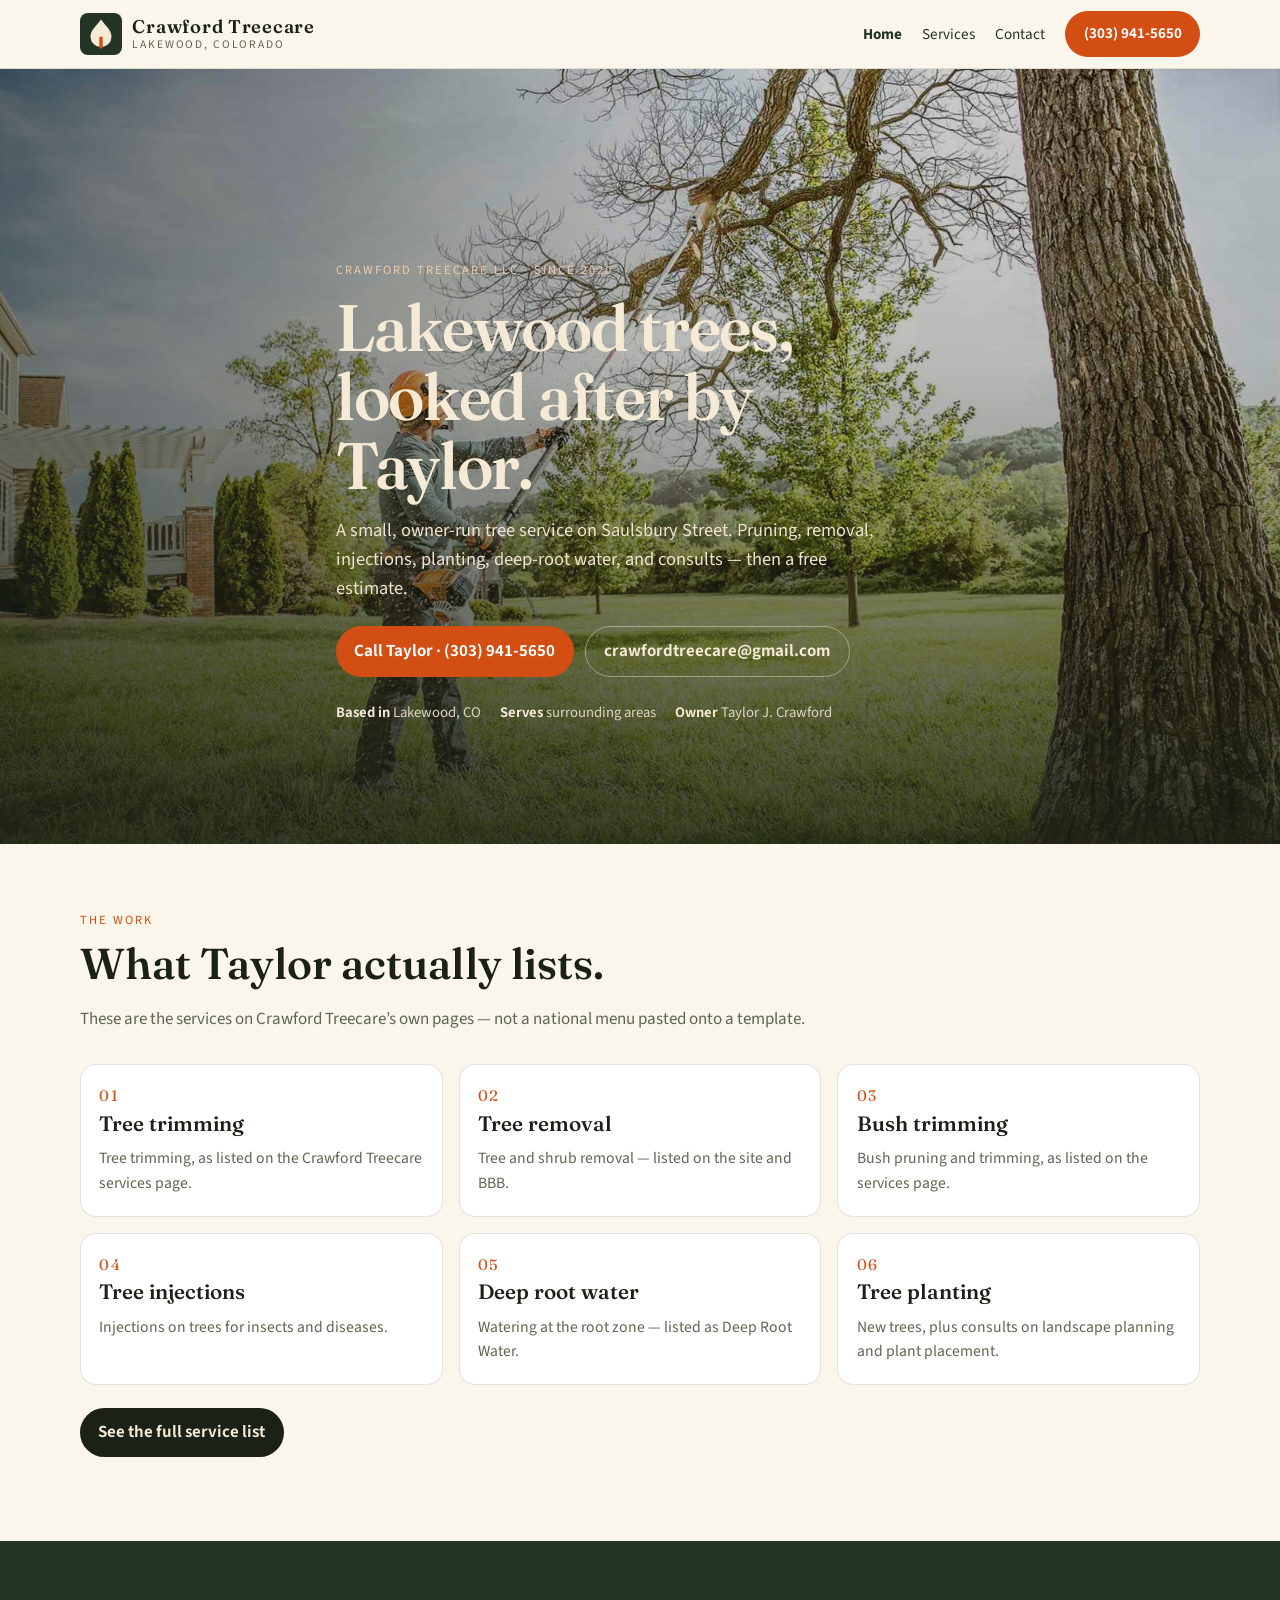
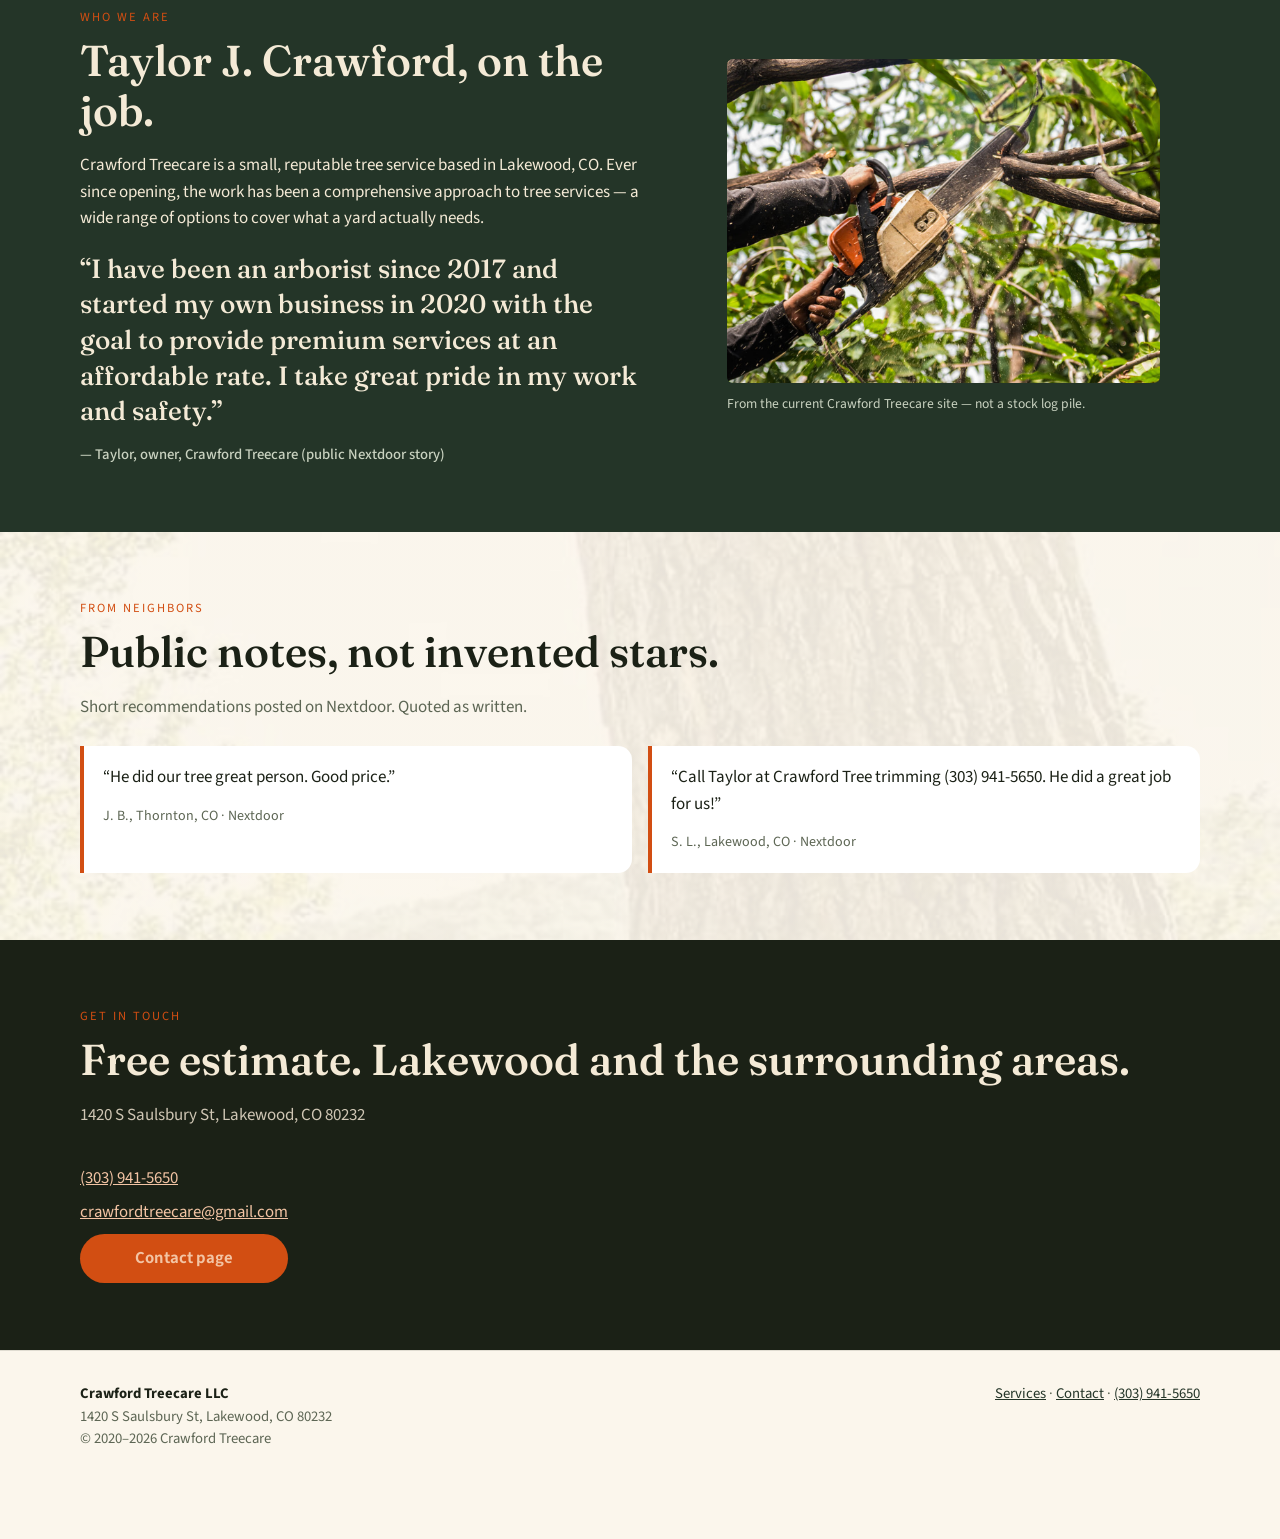
<file: index.html>
<!DOCTYPE html>
<html lang="en">
<head>
  <meta charset="utf-8">
  <meta name="viewport" content="width=device-width, initial-scale=1">
  <title>Crawford Treecare — Lakewood arborist, Taylor J. Crawford</title>
  <meta name="description" content="Crawford Treecare LLC is a small Lakewood, CO tree service. Taylor J. Crawford prunes, removes, injects, plants, and consults. Free estimates: (303) 941-5650.">
  <link rel="icon" href="assets/mark.svg" type="image/svg+xml">
  <link rel="preconnect" href="https://fonts.googleapis.com">
  <link rel="preconnect" href="https://fonts.gstatic.com" crossorigin>
  <link href="https://fonts.googleapis.com/css2?family=Fraunces:opsz,wght@9..144,500;9..144,600&family=Source+Sans+3:wght@400;650;700&display=swap" rel="stylesheet">
  <link rel="stylesheet" href="assets/styles.css">
  <script type="application/ld+json">
  {
    "@context": "https://schema.org",
    "@type": "LocalBusiness",
    "name": "Crawford Treecare LLC",
    "image": "assets/pole-pruning.jpg",
    "telephone": "+13039415650",
    "email": "crawfordtreecare@gmail.com",
    "url": "https://www.crawfordtreecare.net/",
    "address": {
      "@type": "PostalAddress",
      "streetAddress": "1420 S Saulsbury St",
      "addressLocality": "Lakewood",
      "addressRegion": "CO",
      "postalCode": "80232",
      "addressCountry": "US"
    },
    "foundingDate": "2020-08-17",
    "founder": { "@type": "Person", "name": "Taylor J. Crawford" },
    "areaServed": "Lakewood, CO and surrounding areas",
    "description": "Small Lakewood tree service offering tree trimming, tree removal, bush trimming, tree injections, deep root water, tree planting, and consultations."
  }
  </script>
</head>
<body>
  <a class="skip" href="#main">Skip to content</a>
  <header class="site-header">
    <div class="wrap header-inner">
      <a class="wordmark" href="index.html">
        <img class="mark" src="assets/mark.svg" alt="">
        <span class="wordmark-text">
          <strong>Crawford Treecare</strong>
          <span>Lakewood, Colorado</span>
        </span>
      </a>
      <button class="nav-toggle" type="button" aria-expanded="false" aria-controls="site-nav">Menu</button>
      <nav id="site-nav">
        <ul>
          <li><a href="index.html" aria-current="page">Home</a></li>
          <li><a href="services.html">Services</a></li>
          <li><a href="contact.html">Contact</a></li>
          <li class="header-cta"><a class="btn btn-safety" href="tel:+13039415650">(303) 941-5650</a></li>
        </ul>
      </nav>
    </div>
  </header>

  <main id="main">
    <section class="hero">
      <div class="hero-media">
        <img src="assets/pole-pruning.jpg" alt="Arborist pruning a backyard tree from the ground with a pole saw. Photo from Crawford Treecare.">
      </div>
      <div class="wrap hero-copy">
        <p class="eyebrow">Crawford Treecare LLC · since 2020</p>
        <h1>Lakewood trees, looked after by Taylor.</h1>
        <p class="lede">A small, owner-run tree service on Saulsbury Street. Pruning, removal, injections, planting, deep-root water, and consults — then a free estimate.</p>
        <div class="hero-actions">
          <a class="btn btn-safety" href="tel:+13039415650">Call Taylor · (303) 941-5650</a>
          <a class="btn btn-ghost" href="mailto:crawfordtreecare@gmail.com?subject=Treecare%20Inquiry">crawfordtreecare@gmail.com</a>
        </div>
        <div class="hero-meta">
          <span><b>Based in</b> Lakewood, CO</span>
          <span><b>Serves</b> surrounding areas</span>
          <span><b>Owner</b> Taylor J. Crawford</span>
        </div>
      </div>
    </section>

    <section>
      <div class="wrap">
        <p class="section-kicker">The work</p>
        <h2>What Taylor actually lists.</h2>
        <p class="muted">These are the services on Crawford Treecare’s own pages — not a national menu pasted onto a template.</p>
        <div class="offer-grid">
          <article class="offer-card">
            <div class="num">01</div>
            <h3>Tree trimming</h3>
            <p>Tree trimming, as listed on the Crawford Treecare services page.</p>
          </article>
          <article class="offer-card">
            <div class="num">02</div>
            <h3>Tree removal</h3>
            <p>Tree and shrub removal — listed on the site and BBB.</p>
          </article>
          <article class="offer-card">
            <div class="num">03</div>
            <h3>Bush trimming</h3>
            <p>Bush pruning and trimming, as listed on the services page.</p>
          </article>
          <article class="offer-card">
            <div class="num">04</div>
            <h3>Tree injections</h3>
            <p>Injections on trees for insects and diseases.</p>
          </article>
          <article class="offer-card">
            <div class="num">05</div>
            <h3>Deep root water</h3>
            <p>Watering at the root zone — listed as Deep Root Water.</p>
          </article>
          <article class="offer-card">
            <div class="num">06</div>
            <h3>Tree planting</h3>
            <p>New trees, plus consults on landscape planning and plant placement.</p>
          </article>
        </div>
        <p style="margin-top:1.4rem"><a class="btn btn-ink" href="services.html">See the full service list</a></p>
      </div>
    </section>

    <section class="owner">
      <div class="wrap owner-grid">
        <div>
          <p class="section-kicker">Who we are</p>
          <h2>Taylor J. Crawford, on the job.</h2>
          <p>Crawford Treecare is a small, reputable tree service based in Lakewood, CO. Ever since opening, the work has been a comprehensive approach to tree services — a wide range of options to cover what a yard actually needs.</p>
          <blockquote>
            “I have been an arborist since 2017 and started my own business in 2020 with the goal to provide premium services at an affordable rate. I take great pride in my work and safety.”
            <cite>— Taylor, owner, Crawford Treecare (public Nextdoor story)</cite>
          </blockquote>
        </div>
        <figure class="frame">
          <img src="assets/canopy-cut.jpg" alt="Close-up of a live branch being pruned in the canopy. Photo from Crawford Treecare.">
          <figcaption>From the current Crawford Treecare site — not a stock log pile.</figcaption>
        </figure>
      </div>
    </section>

    <section class="neighbors">
      <div class="wrap">
        <p class="section-kicker">From neighbors</p>
        <h2>Public notes, not invented stars.</h2>
        <p class="muted">Short recommendations posted on Nextdoor. Quoted as written.</p>
        <div class="quote-grid">
          <blockquote class="note">
            <p>“He did our tree great person. Good price.”</p>
            <cite>J. B., Thornton, CO · Nextdoor</cite>
          </blockquote>
          <blockquote class="note">
            <p>“Call Taylor at Crawford Tree trimming (303) 941-5650. He did a great job for us!”</p>
            <cite>S. L., Lakewood, CO · Nextdoor</cite>
          </blockquote>
        </div>
      </div>
    </section>

    <section class="cta">
      <div class="wrap cta-box">
        <div>
          <p class="section-kicker">Get in touch</p>
          <h2>Free estimate. Lakewood and the surrounding areas.</h2>
          <p class="muted" style="color:#cfc6b4">1420 S Saulsbury St, Lakewood, CO 80232</p>
        </div>
        <div class="contact-list">
          <a href="tel:+13039415650">(303) 941-5650</a>
          <a href="mailto:crawfordtreecare@gmail.com?subject=Treecare%20Inquiry">crawfordtreecare@gmail.com</a>
          <a class="btn btn-safety" href="contact.html">Contact page</a>
        </div>
      </div>
    </section>
  </main>

  <footer>
    <div class="wrap foot-grid">
      <div>
        <strong style="color:var(--ink)">Crawford Treecare LLC</strong><br>
        1420 S Saulsbury St, Lakewood, CO 80232<br>
        © 2020–2026 Crawford Treecare
      </div>
      <div>
        <a href="services.html">Services</a> ·
        <a href="contact.html">Contact</a> ·
        <a href="tel:+13039415650">(303) 941-5650</a>
      </div>
    </div>
  </footer>
  <a class="mobile-call" href="tel:+13039415650">Call Taylor · (303) 941-5650</a>
  <script src="assets/script.js"></script>
</body>
</html>
</file>
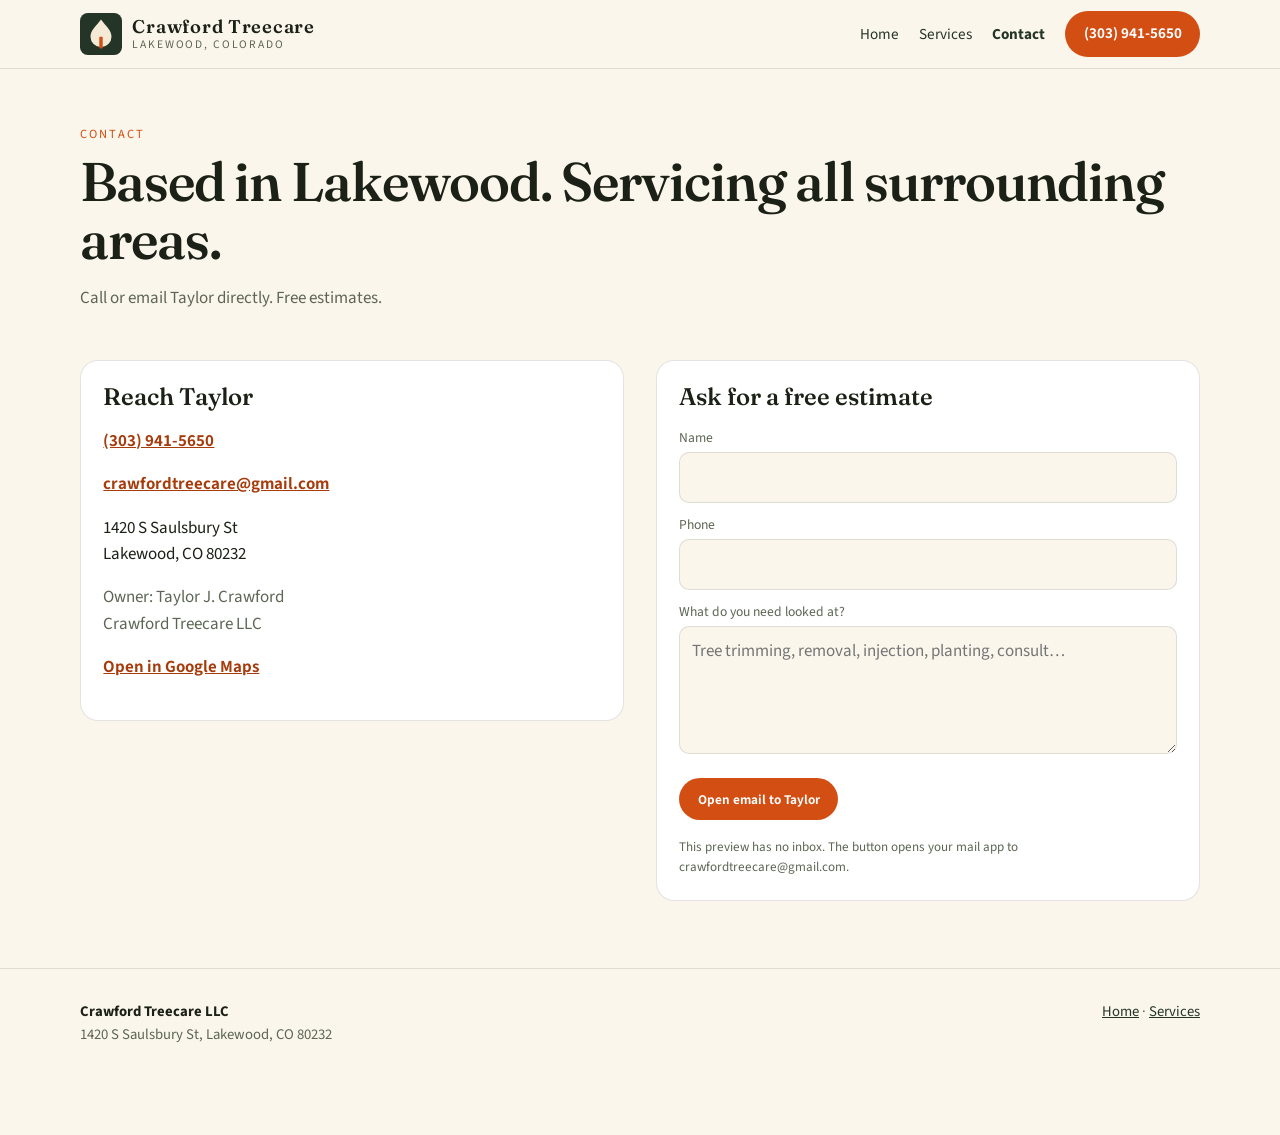
<file: contact.html>
<!DOCTYPE html>
<html lang="en">
<head>
  <meta charset="utf-8">
  <meta name="viewport" content="width=device-width, initial-scale=1">
  <title>Contact — Crawford Treecare, Lakewood CO</title>
  <meta name="description" content="Call Taylor at Crawford Treecare: (303) 941-5650. Email crawfordtreecare@gmail.com. 1420 S Saulsbury St, Lakewood, CO 80232.">
  <link rel="icon" href="assets/mark.svg" type="image/svg+xml">
  <link rel="preconnect" href="https://fonts.googleapis.com">
  <link rel="preconnect" href="https://fonts.gstatic.com" crossorigin>
  <link href="https://fonts.googleapis.com/css2?family=Fraunces:opsz,wght@9..144,500;9..144,600&family=Source+Sans+3:wght@400;650;700&display=swap" rel="stylesheet">
  <link rel="stylesheet" href="assets/styles.css">
</head>
<body>
  <a class="skip" href="#main">Skip to content</a>
  <header class="site-header">
    <div class="wrap header-inner">
      <a class="wordmark" href="index.html">
        <img class="mark" src="assets/mark.svg" alt="">
        <span class="wordmark-text">
          <strong>Crawford Treecare</strong>
          <span>Lakewood, Colorado</span>
        </span>
      </a>
      <button class="nav-toggle" type="button" aria-expanded="false" aria-controls="site-nav">Menu</button>
      <nav id="site-nav">
        <ul>
          <li><a href="index.html">Home</a></li>
          <li><a href="services.html">Services</a></li>
          <li><a href="contact.html" aria-current="page">Contact</a></li>
          <li class="header-cta"><a class="btn btn-safety" href="tel:+13039415650">(303) 941-5650</a></li>
        </ul>
      </nav>
    </div>
  </header>

  <main id="main">
    <section class="page-hero">
      <div class="wrap">
        <p class="section-kicker">Contact</p>
        <h1>Based in Lakewood. Servicing all surrounding areas.</h1>
        <p class="muted">Call or email Taylor directly. Free estimates.</p>
      </div>
    </section>

    <section style="padding-top:0">
      <div class="wrap split">
        <div class="panel">
          <h2>Reach Taylor</h2>
          <p><a href="tel:+13039415650">(303) 941-5650</a></p>
          <p><a href="mailto:crawfordtreecare@gmail.com?subject=Treecare%20Inquiry">crawfordtreecare@gmail.com</a></p>
          <p>1420 S Saulsbury St<br>Lakewood, CO 80232</p>
          <p class="muted">Owner: Taylor J. Crawford<br>Crawford Treecare LLC</p>
          <p><a href="https://maps.google.com/?q=1420+S+Saulsbury+St,+Lakewood,+CO+80232">Open in Google Maps</a></p>
        </div>
        <div class="panel">
          <h2>Ask for a free estimate</h2>
          <form onsubmit="sendInquiry(event)">
            <label for="name">Name</label>
            <input id="name" name="name" autocomplete="name" required>
            <label for="phone">Phone</label>
            <input id="phone" name="phone" type="tel" autocomplete="tel" required>
            <label for="note">What do you need looked at?</label>
            <textarea id="note" name="note" placeholder="Tree trimming, removal, injection, planting, consult…"></textarea>
            <p style="margin-top:1rem">
              <button class="btn btn-safety" type="submit">Open email to Taylor</button>
            </p>
            <p class="form-note">This preview has no inbox. The button opens your mail app to crawfordtreecare@gmail.com.</p>
          </form>
        </div>
      </div>
    </section>
  </main>

  <footer>
    <div class="wrap foot-grid">
      <div>
        <strong style="color:var(--ink)">Crawford Treecare LLC</strong><br>
        1420 S Saulsbury St, Lakewood, CO 80232
      </div>
      <div>
        <a href="index.html">Home</a> ·
        <a href="services.html">Services</a>
      </div>
    </div>
  </footer>
  <a class="mobile-call" href="tel:+13039415650">Call Taylor · (303) 941-5650</a>
  <script src="assets/script.js"></script>
</body>
</html>
</file>
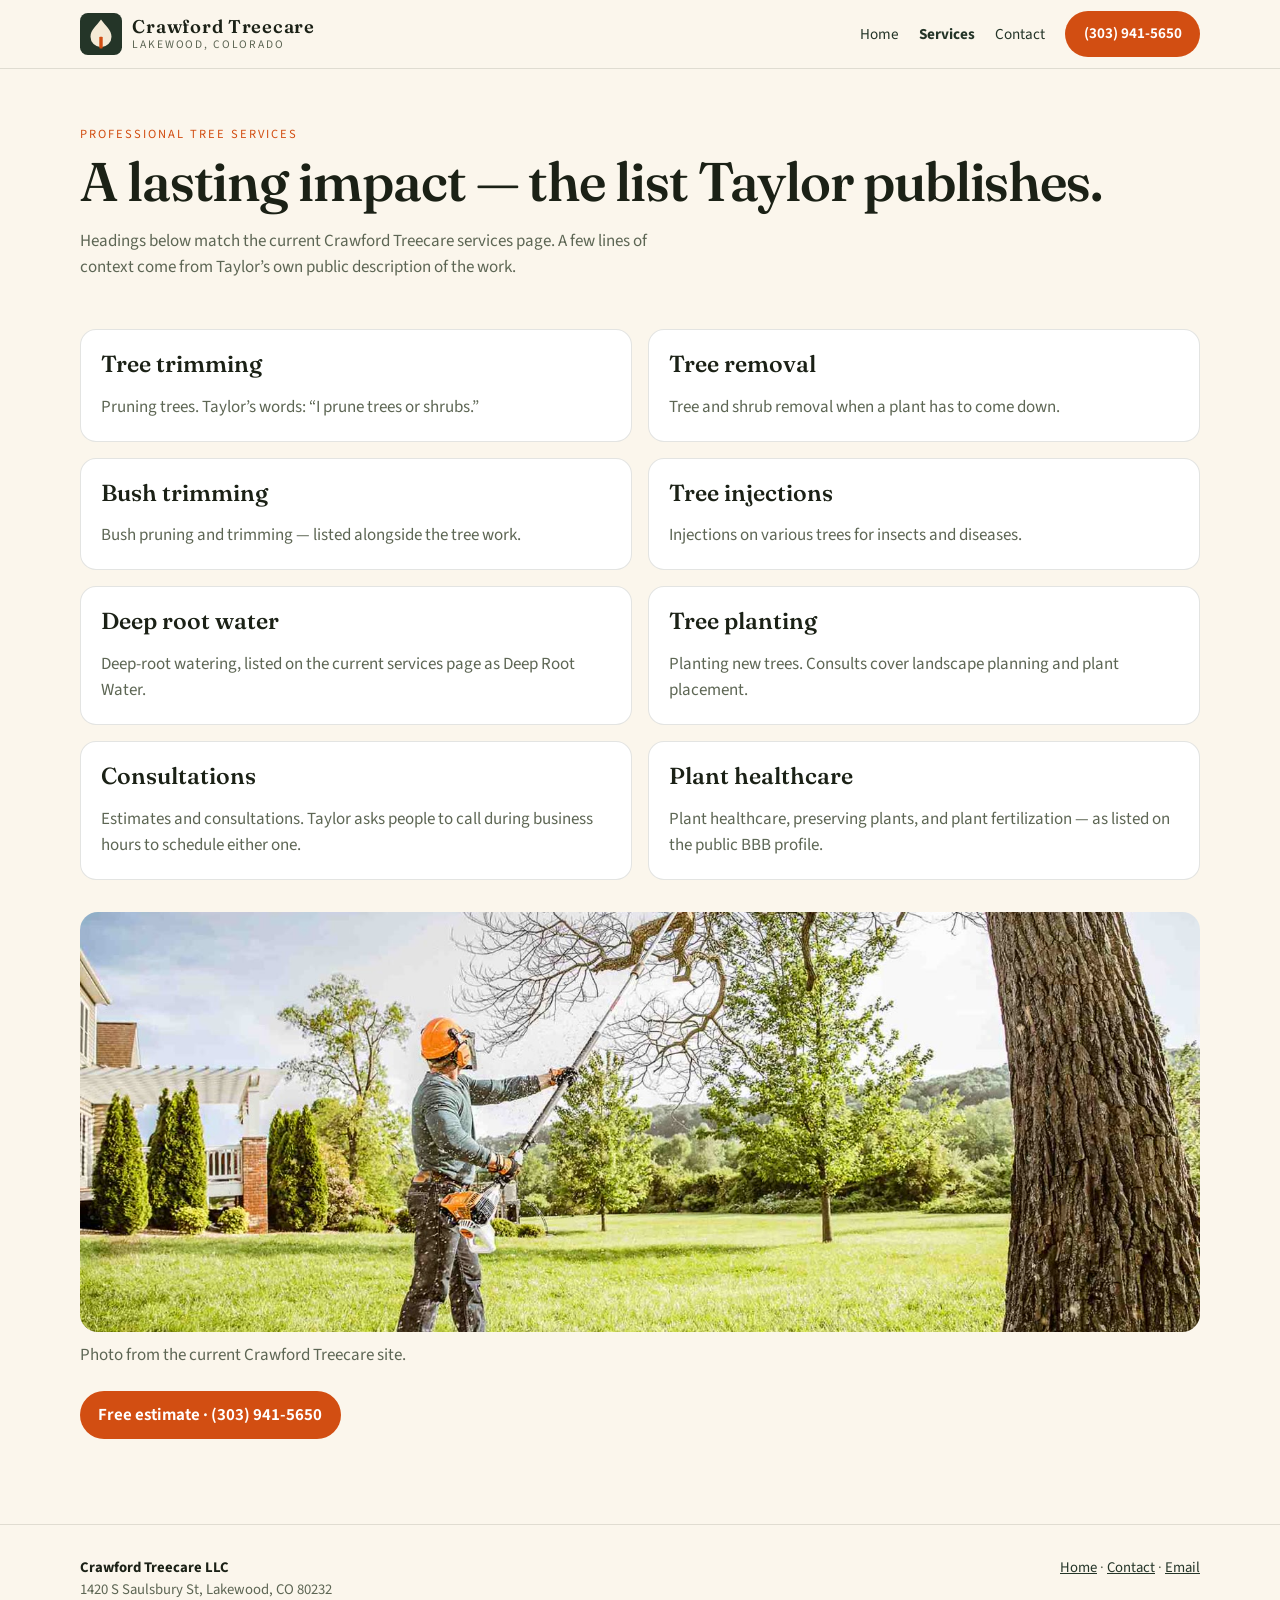
<file: services.html>
<!DOCTYPE html>
<html lang="en">
<head>
  <meta charset="utf-8">
  <meta name="viewport" content="width=device-width, initial-scale=1">
  <title>Services — Crawford Treecare, Lakewood CO</title>
  <meta name="description" content="Tree trimming, tree removal, bush trimming, tree injections, deep root water, tree planting, and consultations from Crawford Treecare in Lakewood, Colorado.">
  <link rel="icon" href="assets/mark.svg" type="image/svg+xml">
  <link rel="preconnect" href="https://fonts.googleapis.com">
  <link rel="preconnect" href="https://fonts.gstatic.com" crossorigin>
  <link href="https://fonts.googleapis.com/css2?family=Fraunces:opsz,wght@9..144,500;9..144,600&family=Source+Sans+3:wght@400;650;700&display=swap" rel="stylesheet">
  <link rel="stylesheet" href="assets/styles.css">
</head>
<body>
  <a class="skip" href="#main">Skip to content</a>
  <header class="site-header">
    <div class="wrap header-inner">
      <a class="wordmark" href="index.html">
        <img class="mark" src="assets/mark.svg" alt="">
        <span class="wordmark-text">
          <strong>Crawford Treecare</strong>
          <span>Lakewood, Colorado</span>
        </span>
      </a>
      <button class="nav-toggle" type="button" aria-expanded="false" aria-controls="site-nav">Menu</button>
      <nav id="site-nav">
        <ul>
          <li><a href="index.html">Home</a></li>
          <li><a href="services.html" aria-current="page">Services</a></li>
          <li><a href="contact.html">Contact</a></li>
          <li class="header-cta"><a class="btn btn-safety" href="tel:+13039415650">(303) 941-5650</a></li>
        </ul>
      </nav>
    </div>
  </header>

  <main id="main">
    <section class="page-hero">
      <div class="wrap">
        <p class="section-kicker">Professional tree services</p>
        <h1>A lasting impact — the list Taylor publishes.</h1>
        <p class="muted" style="max-width:38rem">Headings below match the current Crawford Treecare services page. A few lines of context come from Taylor’s own public description of the work.</p>
      </div>
    </section>

    <section style="padding-top:0">
      <div class="wrap service-list">
        <article class="service">
          <h2>Tree trimming</h2>
          <p>Pruning trees. Taylor’s words: “I prune trees or shrubs.”</p>
        </article>
        <article class="service">
          <h2>Tree removal</h2>
          <p>Tree and shrub removal when a plant has to come down.</p>
        </article>
        <article class="service">
          <h2>Bush trimming</h2>
          <p>Bush pruning and trimming — listed alongside the tree work.</p>
        </article>
        <article class="service">
          <h2>Tree injections</h2>
          <p>Injections on various trees for insects and diseases.</p>
        </article>
        <article class="service">
          <h2>Deep root water</h2>
          <p>Deep-root watering, listed on the current services page as Deep Root Water.</p>
        </article>
        <article class="service">
          <h2>Tree planting</h2>
          <p>Planting new trees. Consults cover landscape planning and plant placement.</p>
        </article>
        <article class="service">
          <h2>Consultations</h2>
          <p>Estimates and consultations. Taylor asks people to call during business hours to schedule either one.</p>
        </article>
        <article class="service">
          <h2>Plant healthcare</h2>
          <p>Plant healthcare, preserving plants, and plant fertilization — as listed on the public BBB profile.</p>
        </article>
      </div>
      <div class="wrap" style="margin-top:2rem">
        <img src="assets/pole-pruning.jpg" alt="Pole-saw pruning in a Lakewood-area backyard. Photo from Crawford Treecare." style="border-radius:18px;max-height:420px;width:100%;object-fit:cover;object-position:35% 60%">
        <p class="muted" style="margin-top:0.6rem">Photo from the current Crawford Treecare site.</p>
        <p style="margin-top:1.4rem"><a class="btn btn-safety" href="tel:+13039415650">Free estimate · (303) 941-5650</a></p>
      </div>
    </section>
  </main>

  <footer>
    <div class="wrap foot-grid">
      <div>
        <strong style="color:var(--ink)">Crawford Treecare LLC</strong><br>
        1420 S Saulsbury St, Lakewood, CO 80232
      </div>
      <div>
        <a href="index.html">Home</a> ·
        <a href="contact.html">Contact</a> ·
        <a href="mailto:crawfordtreecare@gmail.com?subject=Treecare%20Inquiry">Email</a>
      </div>
    </div>
  </footer>
  <a class="mobile-call" href="tel:+13039415650">Call Taylor · (303) 941-5650</a>
  <script src="assets/script.js"></script>
</body>
</html>
</file>
<file: assets/styles.css>
:root {
  --ink: #1b2116;
  --moss: #243528;
  --leaf: #35543a;
  --cream: #f4ead6;
  --paper: #fbf6ec;
  --sand: #e7d8b8;
  --bark: #6a4630;
  --safety: #d24e12;
  --safety-dark: #a63b0c;
  --muted: #5d6654;
  --line: rgba(27, 33, 22, 0.12);
  --shadow: 0 18px 50px rgba(27, 33, 22, 0.12);
  --max: 1120px;
  --serif: "Fraunces", "Iowan Old Style", "Palatino Linotype", serif;
  --sans: "Source Sans 3", "Source Sans Pro", "Segoe UI", sans-serif;
}

*, *::before, *::after { box-sizing: border-box; }
html { scroll-behavior: smooth; }
body {
  margin: 0;
  font-family: var(--sans);
  color: var(--ink);
  background: var(--paper);
  line-height: 1.55;
  font-size: 1.0625rem;
}
img { max-width: 100%; display: block; height: auto; }
a { color: inherit; }
a:focus-visible, button:focus-visible {
  outline: 2px solid var(--safety);
  outline-offset: 3px;
}
.skip {
  position: absolute;
  left: 1rem;
  top: -40px;
  background: var(--safety);
  color: #fff;
  padding: 0.4rem 0.7rem;
  z-index: 100;
}
.skip:focus { top: 1rem; }

.wrap {
  width: min(var(--max), calc(100% - 2rem));
  margin-inline: auto;
}

/* Header */
.site-header {
  position: sticky;
  top: 0;
  z-index: 40;
  background: rgba(251, 246, 236, 0.92);
  backdrop-filter: blur(10px);
  border-bottom: 1px solid var(--line);
}
.header-inner {
  display: flex;
  align-items: center;
  justify-content: space-between;
  gap: 1rem;
  padding: 0.7rem 0;
}
.wordmark {
  text-decoration: none;
  display: flex;
  align-items: center;
  gap: 0.65rem;
}
.mark {
  width: 42px;
  height: 42px;
  flex: 0 0 auto;
}
.wordmark-text {
  display: flex;
  flex-direction: column;
  line-height: 1;
}
.wordmark-text strong {
  font-family: var(--serif);
  font-size: 1.15rem;
  font-weight: 600;
  letter-spacing: 0.04em;
}
.wordmark-text span {
  font-size: 0.72rem;
  letter-spacing: 0.16em;
  text-transform: uppercase;
  color: var(--muted);
  margin-top: 0.18rem;
}
nav ul {
  list-style: none;
  display: flex;
  gap: 1.25rem;
  margin: 0;
  padding: 0;
  align-items: center;
}
nav a {
  text-decoration: none;
  font-size: 0.95rem;
  color: var(--moss);
}
nav a[aria-current="page"] { font-weight: 700; }
.btn {
  display: inline-flex;
  align-items: center;
  justify-content: center;
  gap: 0.4rem;
  text-decoration: none;
  border: 0;
  cursor: pointer;
  font-family: var(--sans);
  font-weight: 650;
  border-radius: 999px;
  padding: 0.7rem 1.15rem;
  transition: transform 0.15s ease, background 0.15s ease;
}
.btn:hover { transform: translateY(-1px); }
.btn-safety {
  background: var(--safety);
  color: #fff;
}
.btn-safety:hover { background: var(--safety-dark); }
.btn-ink {
  background: var(--ink);
  color: var(--cream);
}
.btn-ghost {
  background: transparent;
  color: var(--cream);
  border: 1px solid rgba(244, 234, 214, 0.45);
}
.nav-toggle {
  display: none;
  background: none;
  border: 1px solid var(--line);
  border-radius: 8px;
  padding: 0.4rem 0.55rem;
  font: inherit;
}

/* Hero */
.hero {
  position: relative;
  min-height: min(88vh, 760px);
  display: grid;
  align-items: end;
  color: var(--cream);
  isolation: isolate;
}
.hero-media {
  position: absolute;
  inset: 0;
  z-index: -2;
}
.hero-media img {
  width: 100%;
  height: 100%;
  object-fit: cover;
  object-position: 35% 55%;
}
.hero::after {
  content: "";
  position: absolute;
  inset: 0;
  z-index: -1;
  background:
    linear-gradient(180deg, rgba(27,33,22,0.15) 0%, rgba(27,33,22,0.25) 38%, rgba(27,33,22,0.82) 100%),
    linear-gradient(90deg, rgba(27,33,22,0.45) 0%, rgba(27,33,22,0.05) 55%);
}
.hero-copy {
  padding: 7rem 0 3.2rem;
  max-width: 38rem;
}
.eyebrow {
  display: inline-block;
  font-size: 0.78rem;
  letter-spacing: 0.16em;
  text-transform: uppercase;
  color: #f0c9a8;
  margin-bottom: 0.85rem;
}
h1, h2, h3, .serif { font-family: var(--serif); font-weight: 560; }
h1 {
  font-size: clamp(2.3rem, 6vw, 4.1rem);
  line-height: 1.05;
  margin: 0 0 1rem;
  letter-spacing: -0.02em;
}
.lede {
  font-size: 1.15rem;
  max-width: 34rem;
  color: #efe4d0;
  margin: 0 0 1.5rem;
}
.hero-actions { display: flex; flex-wrap: wrap; gap: 0.7rem; }
.hero-meta {
  display: flex;
  flex-wrap: wrap;
  gap: 0.6rem 1.2rem;
  margin-top: 1.6rem;
  font-size: 0.92rem;
  color: #ddd4c2;
}
.hero-meta b { color: var(--cream); font-weight: 650; }

/* Sections */
section { padding: 4.2rem 0; }
.section-kicker {
  font-size: 0.78rem;
  letter-spacing: 0.16em;
  text-transform: uppercase;
  color: var(--safety);
  margin: 0 0 0.55rem;
}
h2 {
  font-size: clamp(1.8rem, 3.4vw, 2.7rem);
  line-height: 1.15;
  margin: 0 0 1rem;
}
h3 { font-size: 1.3rem; margin: 0 0 0.4rem; }
.muted { color: var(--muted); }

.offer-grid {
  display: grid;
  grid-template-columns: repeat(3, 1fr);
  gap: 1rem;
  margin-top: 2rem;
}
.offer-card {
  background: #fff;
  border: 1px solid var(--line);
  border-radius: 16px;
  padding: 1.2rem 1.15rem 1.3rem;
  box-shadow: 0 1px 0 rgba(255,255,255,0.6) inset;
}
.offer-card .num {
  font-family: var(--serif);
  color: var(--safety);
  font-size: 0.95rem;
  letter-spacing: 0.08em;
}
.offer-card p { margin: 0; color: var(--muted); font-size: 0.98rem; }

.owner {
  background: var(--moss);
  color: var(--cream);
}
.owner-grid {
  display: grid;
  grid-template-columns: 1.05fr 0.95fr;
  gap: 2.5rem;
  align-items: center;
}
.owner blockquote {
  margin: 1.2rem 0 0;
  padding: 0;
  font-family: var(--serif);
  font-size: clamp(1.25rem, 2.4vw, 1.65rem);
  line-height: 1.35;
  font-weight: 500;
}
.owner cite {
  display: block;
  margin-top: 1rem;
  font-style: normal;
  font-family: var(--sans);
  font-size: 0.92rem;
  color: #c9d2c0;
}
.frame {
  position: relative;
}
.frame img {
  width: 100%;
  border-radius: 6px 48px 6px 6px;
  aspect-ratio: 4/3;
  object-fit: cover;
}
.frame figcaption {
  margin-top: 0.6rem;
  font-size: 0.85rem;
  color: #c9d2c0;
}

.neighbors {
  background:
    linear-gradient(180deg, rgba(251,246,236,0.92), rgba(251,246,236,0.92)),
    url("bark-crop.jpg") center/cover;
}
.quote-grid {
  display: grid;
  grid-template-columns: 1fr 1fr;
  gap: 1rem;
  margin-top: 1.6rem;
}
blockquote.note {
  margin: 0;
  background: #fff;
  border-left: 4px solid var(--safety);
  padding: 1.15rem 1.2rem;
  border-radius: 0 14px 14px 0;
}
blockquote.note p { margin: 0 0 0.7rem; }
blockquote.note cite {
  font-style: normal;
  color: var(--muted);
  font-size: 0.88rem;
}

.cta {
  background: var(--ink);
  color: var(--cream);
}
.cta-box {
  display: flex;
  flex-wrap: wrap;
  justify-content: space-between;
  align-items: center;
  gap: 1.2rem;
}
.cta h2 { margin-bottom: 0.35rem; }
.contact-list {
  display: grid;
  gap: 0.55rem;
  font-size: 1.05rem;
}
.contact-list a { color: #f3c4a4; }

/* Services page */
.page-hero {
  padding: 3.5rem 0 2rem;
}
.page-hero h1 { font-size: clamp(2rem, 5vw, 3.4rem); }
.service-list {
  display: grid;
  grid-template-columns: 1fr 1fr;
  gap: 1rem;
}
.service {
  background: #fff;
  border: 1px solid var(--line);
  border-radius: 16px;
  padding: 1.3rem 1.25rem;
}
.service h2 { font-size: 1.45rem; }
.service p { margin: 0; color: var(--muted); }

.split {
  display: grid;
  grid-template-columns: 1fr 1fr;
  gap: 2rem;
  align-items: start;
}
.panel {
  background: #fff;
  border: 1px solid var(--line);
  border-radius: 18px;
  padding: 1.4rem;
}
.panel h2 { font-size: 1.5rem; }
.panel a { color: var(--safety-dark); font-weight: 650; }
label {
  display: block;
  font-size: 0.85rem;
  margin: 0.7rem 0 0.25rem;
  color: var(--muted);
}
input, textarea {
  width: 100%;
  font: inherit;
  padding: 0.7rem 0.75rem;
  border: 1px solid var(--line);
  border-radius: 10px;
  background: var(--paper);
  color: var(--ink);
}
textarea { min-height: 8rem; resize: vertical; }
.form-note { font-size: 0.82rem; color: var(--muted); margin: 0.6rem 0 0; }

footer {
  padding: 2rem 0 5.5rem;
  border-top: 1px solid var(--line);
  color: var(--muted);
  font-size: 0.92rem;
}
.foot-grid {
  display: flex;
  justify-content: space-between;
  gap: 1rem;
  flex-wrap: wrap;
}
footer a { color: var(--moss); }

.mobile-call {
  display: none;
  position: fixed;
  left: 0;
  right: 0;
  bottom: 0;
  z-index: 50;
  background: var(--safety);
  color: #fff;
  text-align: center;
  text-decoration: none;
  font-weight: 700;
  padding: 0.85rem 1rem 1.05rem;
  box-shadow: 0 -8px 24px rgba(0,0,0,0.15);
}

@media (max-width: 860px) {
  .offer-grid, .owner-grid, .quote-grid, .service-list, .split {
    grid-template-columns: 1fr;
  }
  .nav-toggle { display: inline-flex; }
  nav {
    display: none;
    position: absolute;
    left: 0; right: 0;
    top: 100%;
    background: var(--paper);
    border-bottom: 1px solid var(--line);
    padding: 0.8rem 1rem 1.1rem;
  }
  nav.open { display: block; }
  nav ul { flex-direction: column; align-items: flex-start; gap: 0.7rem; }
  .header-cta { display: none; }
  .mobile-call { display: block; }
  .hero-copy { padding-top: 5.5rem; }
}

@media (min-width: 861px) {
  .mobile-call { display: none !important; }
}
</file>
